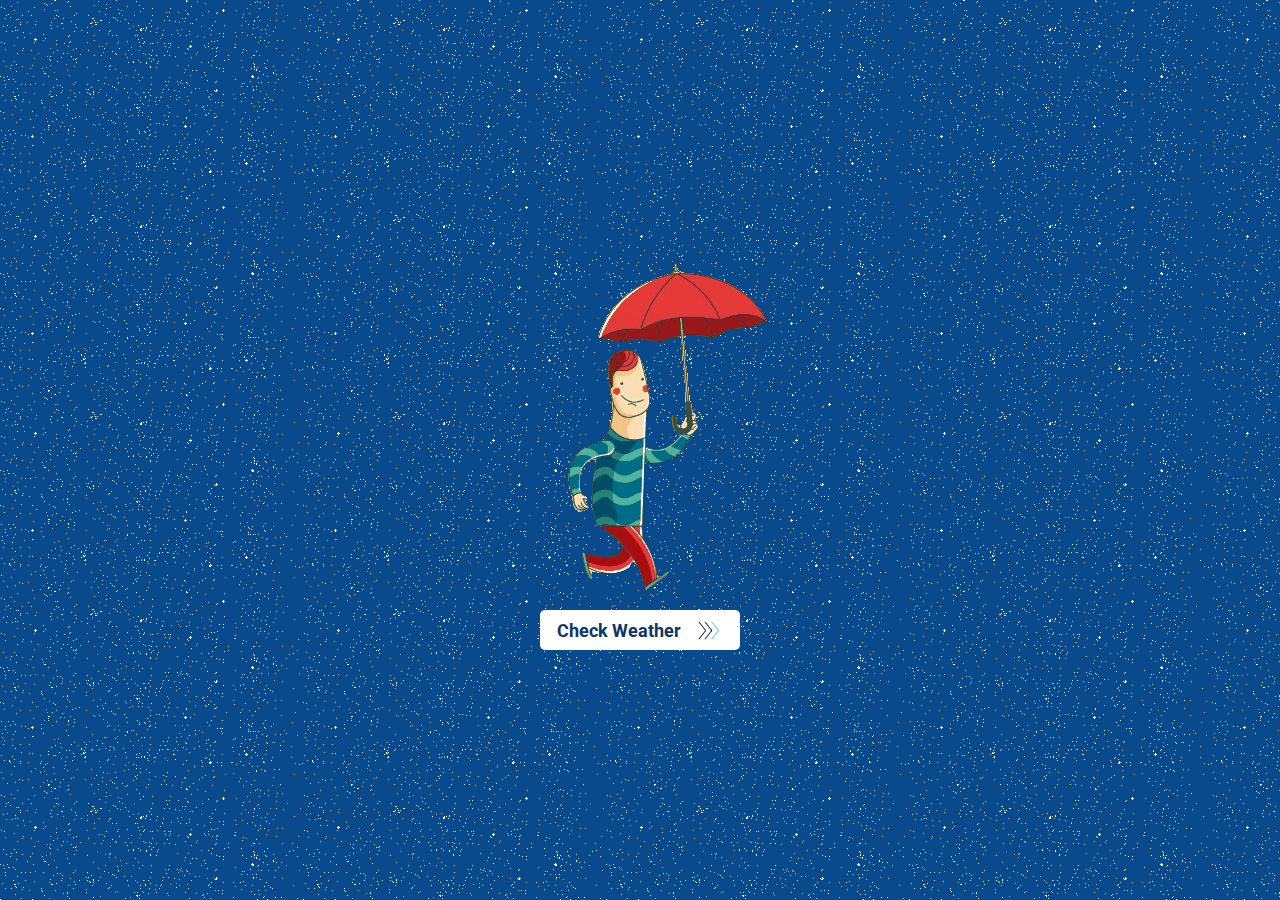
<file: index.html>
<!DOCTYPE html>
<html lang="en">
  <head>
    <meta charset="UTF-8" />
    <meta name="viewport" content="width=device-width, initial-scale=1.0" />
    <link
      rel="stylesheet"
      href="https://cdnjs.cloudflare.com/ajax/libs/animate.css/4.1.1/animate.min.css" />
      <link rel="shortcut icon" href="images/sun.png" type="image/x-icon" />
    <link rel="stylesheet" href="main.css" />
    <title>Weather_App-Sa</title>
  </head>
  <body>
    <div class="animate-container">
      <img
        src="images/umbrella-motvion-800x600-unscreen.gif"
        class="animate__animated animate__fadeInLeft" />

      <button
        class="animate__animated animate__fadeInRight"
        onclick="changeIndex()">
        Check Weather
        <img src="images/fast-forward.gif" alt="" />
      </button>
    </div>

    <script src="app.js"></script>
  </body>
</html>
</file>
<file: main.css>
@import url('https://fonts.googleapis.com/css2?family=EB+Garamond&family=Poppins:wght@300;400&display=swap');

@import url('https://fonts.googleapis.com/css2?family=Roboto:wght@300;400;500&display=swap');

* {
    margin: 0;
    padding: 0;
    box-sizing: border-box;
    font-family: 'Roboto', sans-serif;

}




:root {
    --primaryColor: #0C356A;
    --secondaryColor: #fff;
}



.animate-container {
    background-image: url(images/snowingbg.gif);
    width: 100%;
    height: 100vh;
    display: flex;
    align-items: center;
    justify-content: center;
    flex-direction: column;
}

.animate-container button {
    height: 40px;
    width: 200px;
    border-radius: 5px;
    border: none;
    font-size: 18px;
    font-weight: 700;
    cursor: pointer;
    background-color: var(--secondaryColor);
    color: var(--primaryColor);
    display: flex;
    align-items: center;
    justify-content: space-evenly;
}

.animate-container button img {
    height: 25px;
}


.main-container {
    background-image: url(images/css-cloud.webp);
    background-repeat: no-repeat;
    background-size: cover;
    display: flex;
    align-items: center;
    justify-content: center;
    height: 100vh;
}


.container {
    width: 390px;
    height: auto;
    border-radius: 15px;
    background-color: var(--primaryColor);
    padding-top: 20px;
    margin-top: 100px;
    box-shadow: 0px 0px 24px 6px rgba(255, 255, 255, 0.69);
    -webkit-box-shadow: 0px 0px 24px 6px rgba(255, 255, 255, 0.69);
    -moz-box-shadow: 0px 0px 24px 6px rgba(255, 255, 255, 0.69);
}

.search {
    width: 100%;
    display: flex;
    align-items: center;
    justify-content: space-evenly;
    margin-top: 20px;
}

.search input {
    width: 75%;
    height: 40px;
    font-size: 16px;
    outline: none;
    border: none;
    background-color: var(--secondaryColor);
    border-radius: 20px;
    padding: 0px 20px;
}

.search button {
    width: 42px;
    height: 42px;
    border-radius: 50%;
    cursor: pointer;
    font-size: 22px;
    border: none;
    background-color: var(--secondaryColor);
}

.weather {
    display: flex;
    align-items: center;
    justify-content: center;
    flex-direction: column;
    color: var(--secondaryColor);
}

.weather img {
    height: 160px;
}

.weather h1{
    font-weight: 400;

}

.weather h2{
    font-size: 3rem;
    font-weight: 300;
}

.details {
    display: flex;
    align-items: center;
    justify-content: space-around;
    margin-top: 15px;
    padding-bottom: 30px;
    font-size: 22px;
}

.col {
    display: flex;
    align-items: center;
    text-align: left;
    color: var(--secondaryColor);
}

.col>img {
    height: 35px;
    margin-right: 10px;
}


div:where(.swal2-container) button:where(.swal2-styled).swal2-confirm {
    background-color: var(--primaryColor) !important;
    width: 200px;
}





@media only screen and (max-width: 600px) {

    .container {
        width: 85%;
        height: auto;
        margin-top: 60px !important;
    }

    .details {
        font-size: 20px;
        flex-wrap: wrap;
    }

    .col>img {
        height: 30px;
    }

    .weather img {
        height: 155px;
    }
}
</file>
